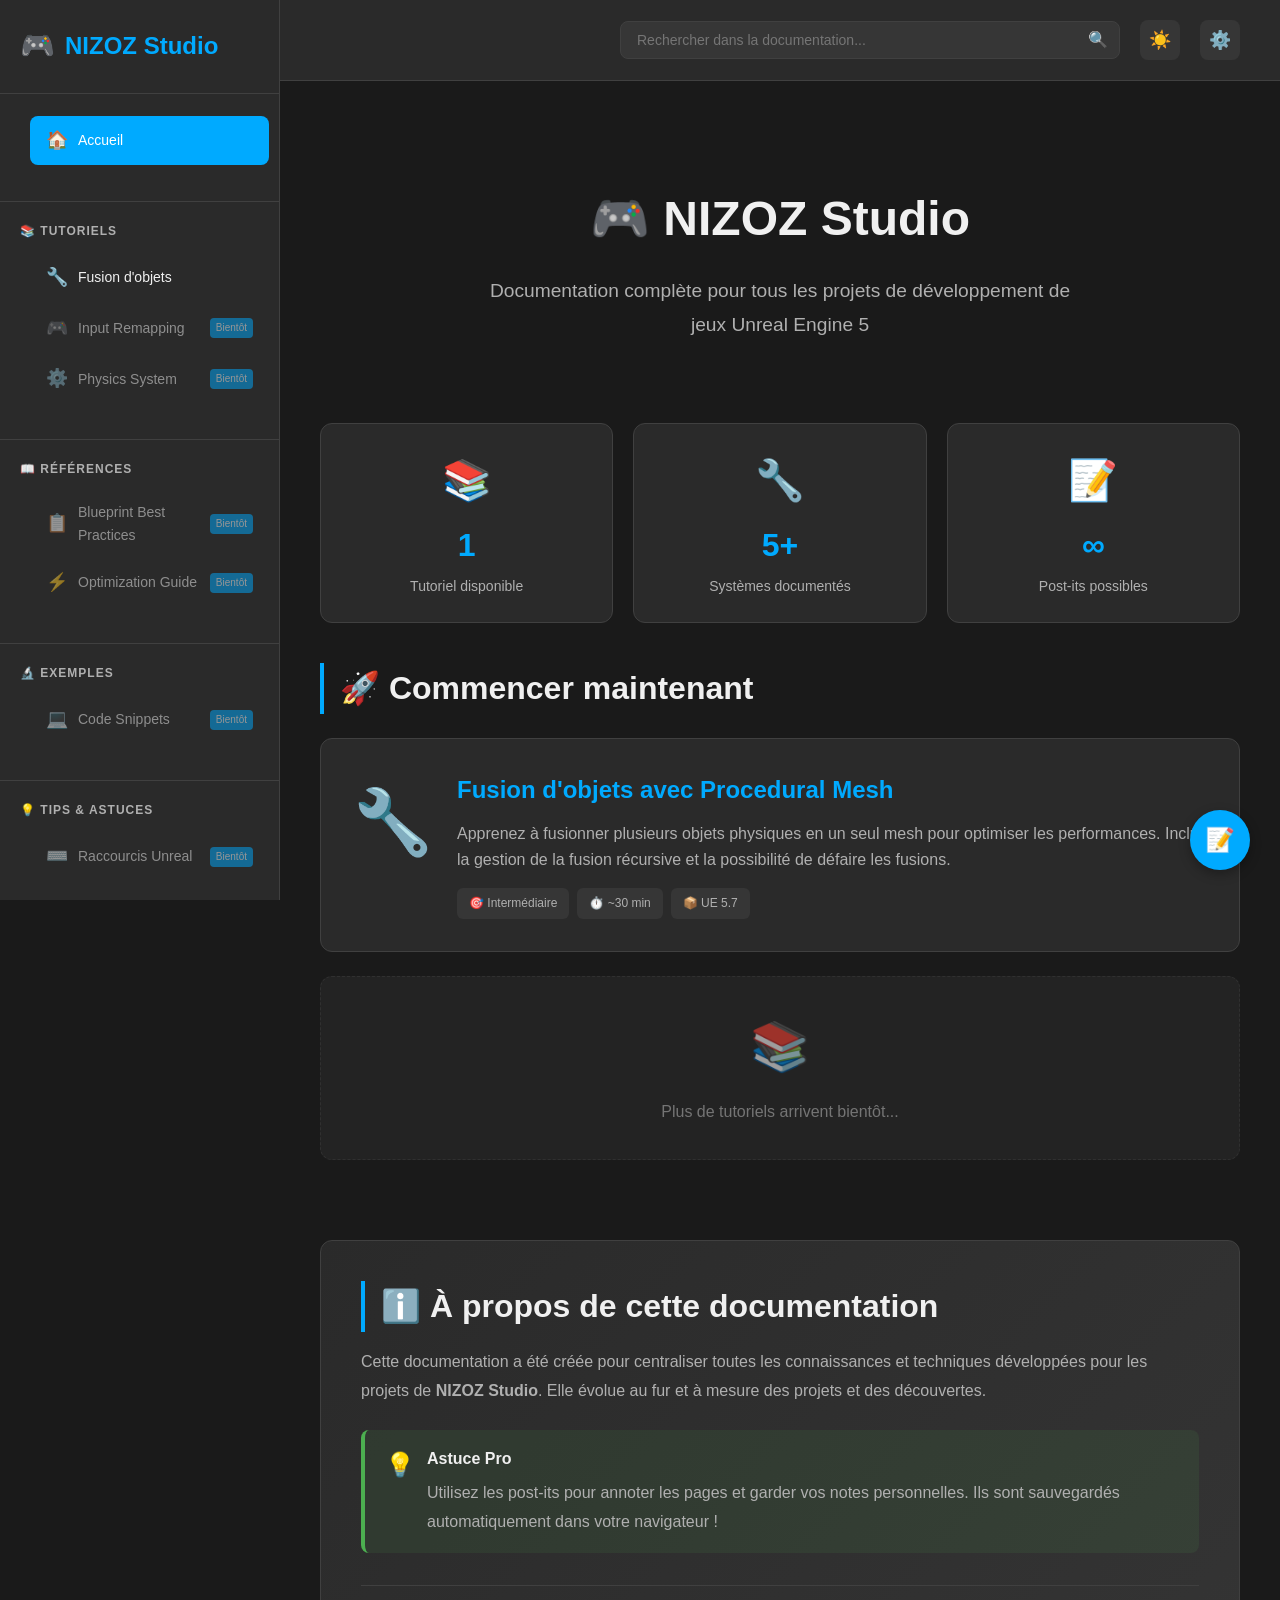
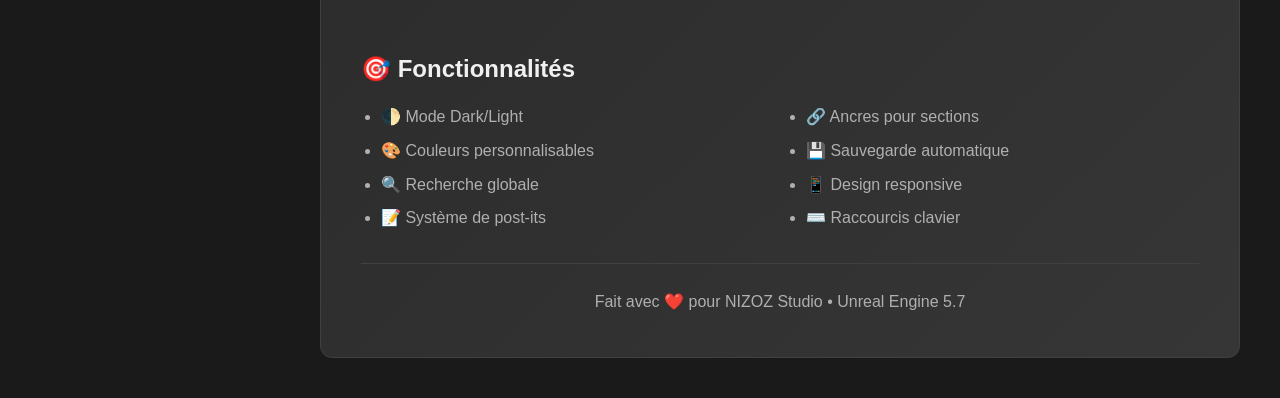
<file: index.html>
<!DOCTYPE html>
<html lang="fr">
<head>
  <meta charset="UTF-8">
  <meta name="viewport" content="width=device-width, initial-scale=1.0">
  <title>NIZOZ Studio - Documentation</title>
  <link rel="stylesheet" href="style.css">
</head>
<body>
  
  <div class="app-container">
    
    <!-- ====== SIDEBAR ====== -->
    <aside class="sidebar">
      <!-- Header -->
      <div class="sidebar-header">
        <a href="index.html" class="logo">
          <span class="logo-icon">🎮</span>
          <span>NIZOZ Studio</span>
        </a>
      </div>
      
      <!-- Navigation -->
      <nav>
        <!-- Accueil -->
        <div class="nav-section">
          <ul class="nav-list">
            <li class="nav-item">
              <a href="index.html" class="nav-link active">
                <span class="nav-icon">🏠</span>
                <span>Accueil</span>
              </a>
            </li>
          </ul>
        </div>
        
        <!-- Tutoriels -->
        <div class="nav-section">
          <div class="nav-title">📚 Tutoriels</div>
          <ul class="nav-list">
            <li class="nav-item">
              <a href="tutorials/fusion-procedural.html" class="nav-link">
                <span class="nav-icon">🔧</span>
                <span>Fusion d'objets</span>
              </a>
            </li>
            <li class="nav-item">
              <a href="#" class="nav-link" style="opacity: 0.5; pointer-events: none;">
                <span class="nav-icon">🎮</span>
                <span>Input Remapping</span>
                <span style="font-size: 10px; margin-left: auto; background: var(--primary-color); color: white; padding: 2px 6px; border-radius: 4px;">Bientôt</span>
              </a>
            </li>
            <li class="nav-item">
              <a href="#" class="nav-link" style="opacity: 0.5; pointer-events: none;">
                <span class="nav-icon">⚙️</span>
                <span>Physics System</span>
                <span style="font-size: 10px; margin-left: auto; background: var(--primary-color); color: white; padding: 2px 6px; border-radius: 4px;">Bientôt</span>
              </a>
            </li>
          </ul>
        </div>
        
        <!-- Références -->
        <div class="nav-section">
          <div class="nav-title">📖 Références</div>
          <ul class="nav-list">
            <li class="nav-item">
              <a href="#" class="nav-link" style="opacity: 0.5; pointer-events: none;">
                <span class="nav-icon">📋</span>
                <span>Blueprint Best Practices</span>
                <span style="font-size: 10px; margin-left: auto; background: var(--primary-color); color: white; padding: 2px 6px; border-radius: 4px;">Bientôt</span>
              </a>
            </li>
            <li class="nav-item">
              <a href="#" class="nav-link" style="opacity: 0.5; pointer-events: none;">
                <span class="nav-icon">⚡</span>
                <span>Optimization Guide</span>
                <span style="font-size: 10px; margin-left: auto; background: var(--primary-color); color: white; padding: 2px 6px; border-radius: 4px;">Bientôt</span>
              </a>
            </li>
          </ul>
        </div>
        
        <!-- Exemples -->
        <div class="nav-section">
          <div class="nav-title">🔬 Exemples</div>
          <ul class="nav-list">
            <li class="nav-item">
              <a href="#" class="nav-link" style="opacity: 0.5; pointer-events: none;">
                <span class="nav-icon">💻</span>
                <span>Code Snippets</span>
                <span style="font-size: 10px; margin-left: auto; background: var(--primary-color); color: white; padding: 2px 6px; border-radius: 4px;">Bientôt</span>
              </a>
            </li>
          </ul>
        </div>
        
        <!-- Tips & Astuces -->
        <div class="nav-section">
          <div class="nav-title">💡 Tips & Astuces</div>
          <ul class="nav-list">
            <li class="nav-item">
              <a href="#" class="nav-link" style="opacity: 0.5; pointer-events: none;">
                <span class="nav-icon">⌨️</span>
                <span>Raccourcis Unreal</span>
                <span style="font-size: 10px; margin-left: auto; background: var(--primary-color); color: white; padding: 2px 6px; border-radius: 4px;">Bientôt</span>
              </a>
            </li>
          </ul>
        </div>
        
        <!-- Post-its -->
        <div class="nav-section">
          <ul class="nav-list">
            <li class="nav-item">
              <a href="#" class="nav-link" style="opacity: 0.5; pointer-events: none;">
                <span class="nav-icon">📌</span>
                <span>Mes Post-its</span>
                <span style="font-size: 10px; margin-left: auto; background: var(--primary-color); color: white; padding: 2px 6px; border-radius: 4px;">Bientôt</span>
              </a>
            </li>
          </ul>
        </div>
        
      </nav>
    </aside>
    
    <!-- ====== CONTENU PRINCIPAL ====== -->
    <main class="main-content">
      
      <!-- Header -->
      <header class="content-header">
        <div class="header-controls">
          <!-- Barre de recherche -->
          <div class="search-container">
            <input 
              type="text" 
              class="search-input" 
              placeholder="Rechercher dans la documentation..."
              aria-label="Recherche"
            >
            <span class="search-icon">🔍</span>
          </div>
          
          <!-- Boutons -->
          <button class="btn-icon" data-action="toggle-theme" title="Changer le thème">
            🌙
          </button>
          
          <button class="btn-icon" data-action="settings" title="Paramètres (Ctrl+,)">
            ⚙️
          </button>
        </div>
      </header>
      
      <!-- Corps -->
      <div class="content-body">
        
        <!-- Hero Section -->
        <div style="text-align: center; padding: 60px 0 40px 0;">
          <h1 style="font-size: 3rem; margin-bottom: 16px; border: none; padding: 0;">
            🎮 NIZOZ Studio
          </h1>
          <p style="font-size: 1.2rem; color: var(--text-secondary); max-width: 600px; margin: 0 auto;">
            Documentation complète pour tous les projets de développement de jeux Unreal Engine 5
          </p>
        </div>
        
        <!-- Quick Stats -->
        <div style="display: grid; grid-template-columns: repeat(auto-fit, minmax(200px, 1fr)); gap: 20px; margin: 40px 0;">
          
          <div style="background: var(--bg-secondary); padding: 24px; border-radius: 12px; border: 1px solid var(--border-color); text-align: center;">
            <div style="font-size: 2.5rem; margin-bottom: 8px;">📚</div>
            <div style="font-size: 2rem; font-weight: 700; color: var(--primary-color); margin-bottom: 4px;">1</div>
            <div style="font-size: 14px; color: var(--text-secondary);">Tutoriel disponible</div>
          </div>
          
          <div style="background: var(--bg-secondary); padding: 24px; border-radius: 12px; border: 1px solid var(--border-color); text-align: center;">
            <div style="font-size: 2.5rem; margin-bottom: 8px;">🔧</div>
            <div style="font-size: 2rem; font-weight: 700; color: var(--primary-color); margin-bottom: 4px;">5+</div>
            <div style="font-size: 14px; color: var(--text-secondary);">Systèmes documentés</div>
          </div>
          
          <div style="background: var(--bg-secondary); padding: 24px; border-radius: 12px; border: 1px solid var(--border-color); text-align: center;">
            <div style="font-size: 2.5rem; margin-bottom: 8px;">📝</div>
            <div style="font-size: 2rem; font-weight: 700; color: var(--primary-color); margin-bottom: 4px;">∞</div>
            <div style="font-size: 14px; color: var(--text-secondary);">Post-its possibles</div>
          </div>
          
        </div>
        
        <!-- Tutoriels disponibles -->
        <h2>🚀 Commencer maintenant</h2>
        
        <div style="display: grid; gap: 24px; margin-top: 24px;">
          
          <!-- Tutoriel 1 -->
          <a href="tutorials/fusion-procedural.html" style="
            display: block;
            background: var(--bg-secondary);
            padding: 32px;
            border-radius: 12px;
            border: 1px solid var(--border-color);
            text-decoration: none;
            transition: all 0.3s ease;
          " onmouseover="this.style.borderColor='var(--primary-color)'; this.style.transform='translateY(-4px)'; this.style.boxShadow='0 8px 24px var(--shadow-color)'" 
             onmouseout="this.style.borderColor='var(--border-color)'; this.style.transform='translateY(0)'; this.style.boxShadow='none'">
            
            <div style="display: flex; gap: 24px; align-items: start;">
              <div style="font-size: 4rem; flex-shrink: 0;">🔧</div>
              <div style="flex: 1;">
                <h3 style="margin: 0 0 12px 0; color: var(--primary-color); font-size: 1.5rem;">
                  Fusion d'objets avec Procedural Mesh
                </h3>
                <p style="margin: 0 0 16px 0; color: var(--text-secondary); line-height: 1.6;">
                  Apprenez à fusionner plusieurs objets physiques en un seul mesh pour optimiser les performances. Inclut la gestion de la fusion récursive et la possibilité de défaire les fusions.
                </p>
                <div style="display: flex; gap: 8px; flex-wrap: wrap;">
                  <span style="background: var(--bg-tertiary); padding: 6px 12px; border-radius: 6px; font-size: 12px; color: var(--text-secondary);">
                    🎯 Intermédiaire
                  </span>
                  <span style="background: var(--bg-tertiary); padding: 6px 12px; border-radius: 6px; font-size: 12px; color: var(--text-secondary);">
                    ⏱️ ~30 min
                  </span>
                  <span style="background: var(--bg-tertiary); padding: 6px 12px; border-radius: 6px; font-size: 12px; color: var(--text-secondary);">
                    📦 UE 5.7
                  </span>
                </div>
              </div>
            </div>
            
          </a>
          
          <!-- Placeholder pour futurs tutoriels -->
          <div style="
            background: var(--bg-secondary);
            padding: 32px;
            border-radius: 12px;
            border: 1px dashed var(--border-color);
            text-align: center;
            opacity: 0.6;
          ">
            <div style="font-size: 3rem; margin-bottom: 12px;">📚</div>
            <p style="color: var(--text-secondary); margin: 0;">
              Plus de tutoriels arrivent bientôt...
            </p>
          </div>
          
        </div>
        
        <!-- Section À propos -->
        <div style="margin-top: 80px; padding: 40px; background: linear-gradient(135deg, var(--bg-secondary) 0%, var(--bg-tertiary) 100%); border-radius: 12px; border: 1px solid var(--border-color);">
          <h2 style="margin-top: 0;">ℹ️ À propos de cette documentation</h2>
          <p>
            Cette documentation a été créée pour centraliser toutes les connaissances et techniques développées pour les projets de <strong>NIZOZ Studio</strong>. Elle évolue au fur et à mesure des projets et des découvertes.
          </p>
          
          <div class="info-box tip" style="margin-top: 24px;">
            <div class="info-box-icon">💡</div>
            <div class="info-box-content">
              <h4>Astuce Pro</h4>
              <p>Utilisez les post-its pour annoter les pages et garder vos notes personnelles. Ils sont sauvegardés automatiquement dans votre navigateur !</p>
            </div>
          </div>
          
          <div style="margin-top: 32px; padding-top: 32px; border-top: 1px solid var(--border-color);">
            <h3>🎯 Fonctionnalités</h3>
            <ul style="column-count: 2; column-gap: 32px;">
              <li>🌓 Mode Dark/Light</li>
              <li>🎨 Couleurs personnalisables</li>
              <li>🔍 Recherche globale</li>
              <li>📝 Système de post-its</li>
              <li>🔗 Ancres pour sections</li>
              <li>💾 Sauvegarde automatique</li>
              <li>📱 Design responsive</li>
              <li>⌨️ Raccourcis clavier</li>
            </ul>
          </div>
          
          <div style="margin-top: 24px; text-align: center; padding-top: 24px; border-top: 1px solid var(--border-color);">
            <p style="color: var(--text-secondary); margin: 0;">
              Fait avec ❤️ pour NIZOZ Studio • Unreal Engine 5.7
            </p>
          </div>
        </div>
        
      </div>
      
    </main>
    
  </div>
  
  <!-- Scripts GitHub API (pour post-its collaboratifs) -->
  <script src="github-config.js"></script>
  
  <!-- Scripts -->
  <script src="settings.js"></script>
  <script src="search.js"></script>
  <script src="postit-system.js"></script>
  
</body>
</html>
</file>
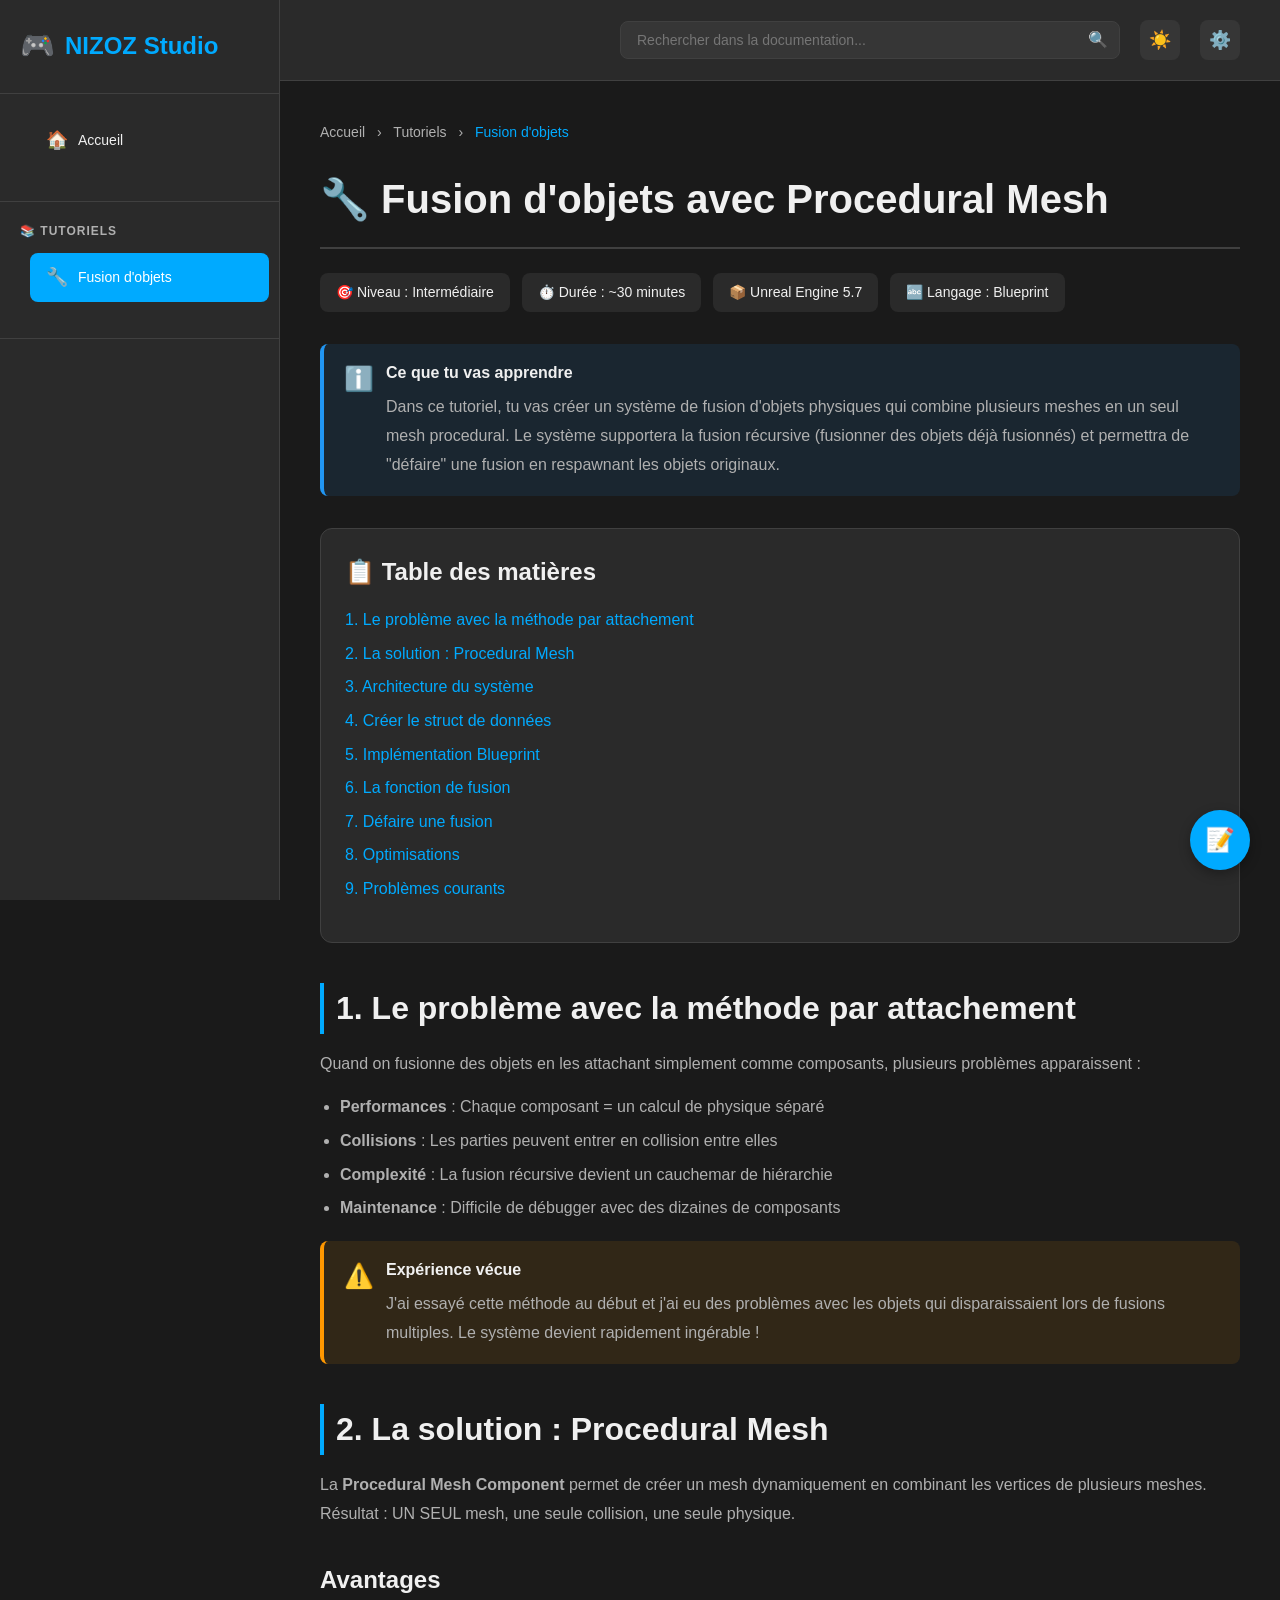
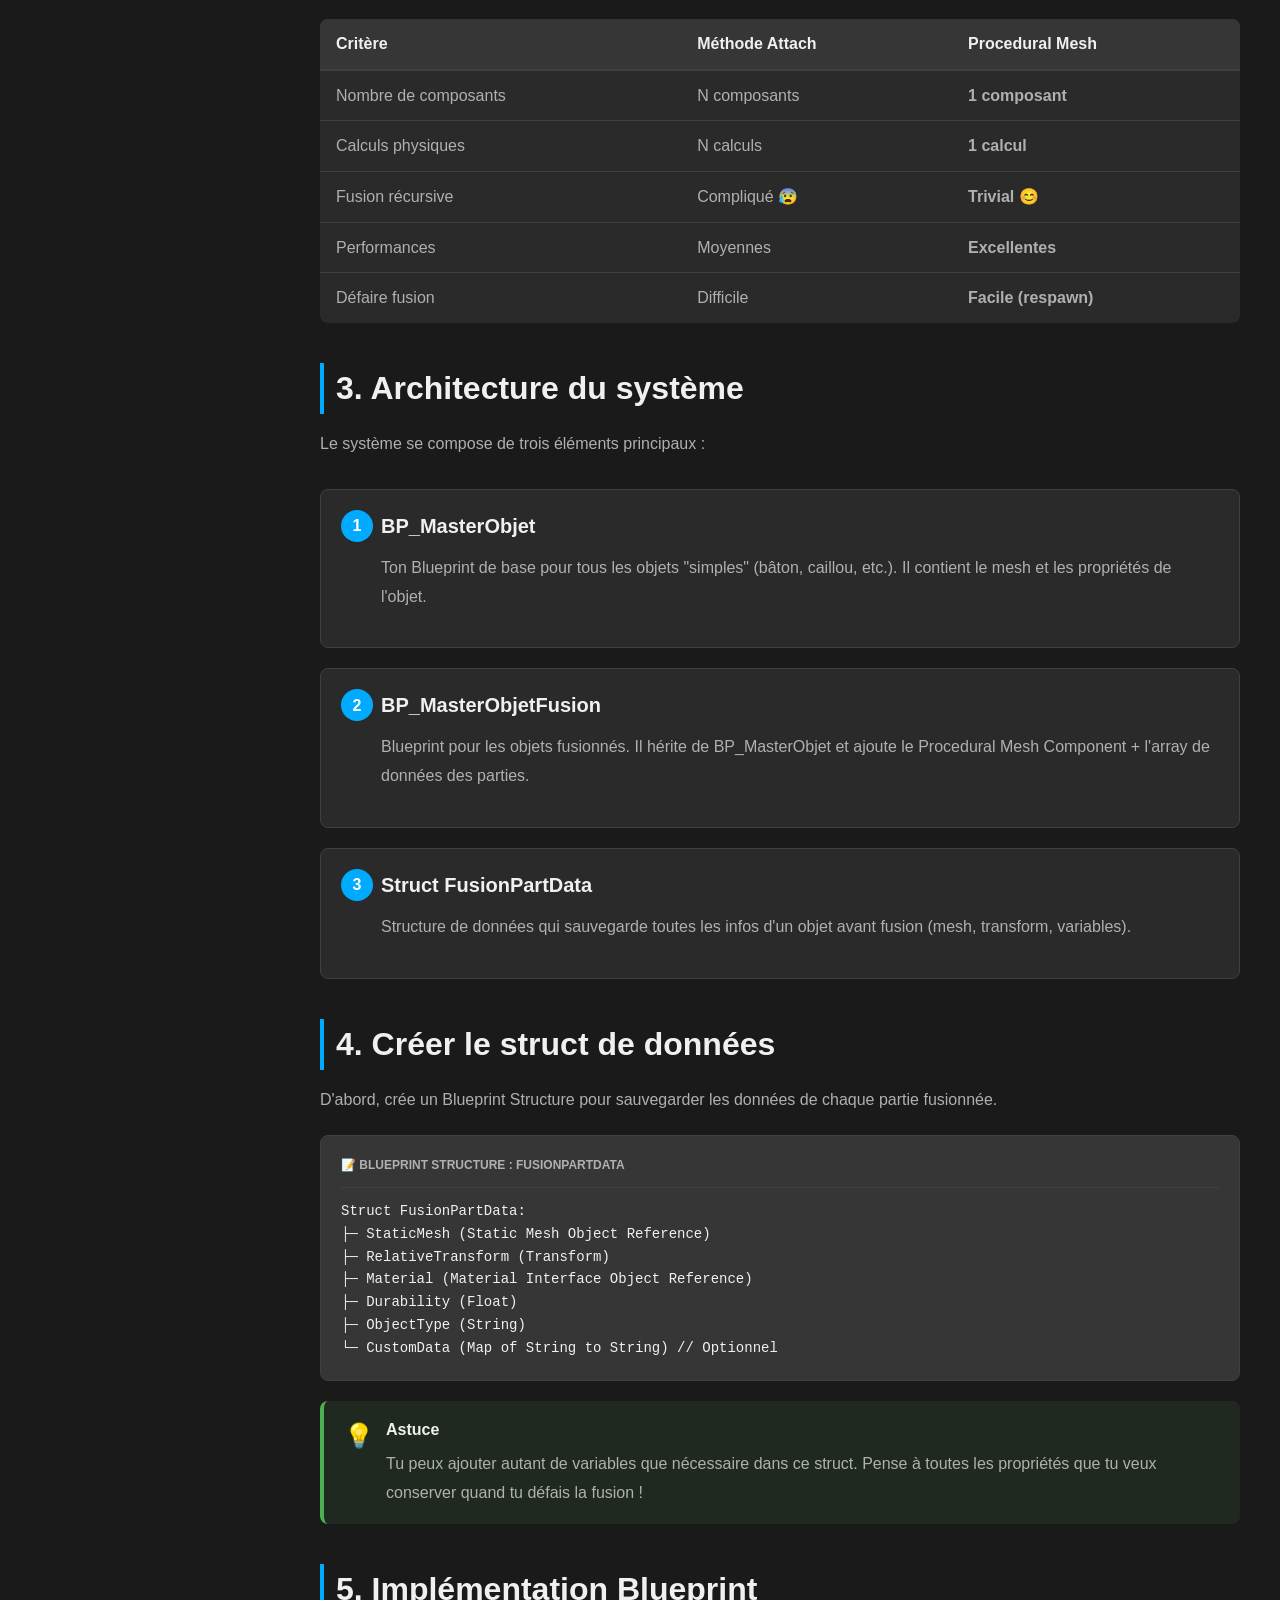
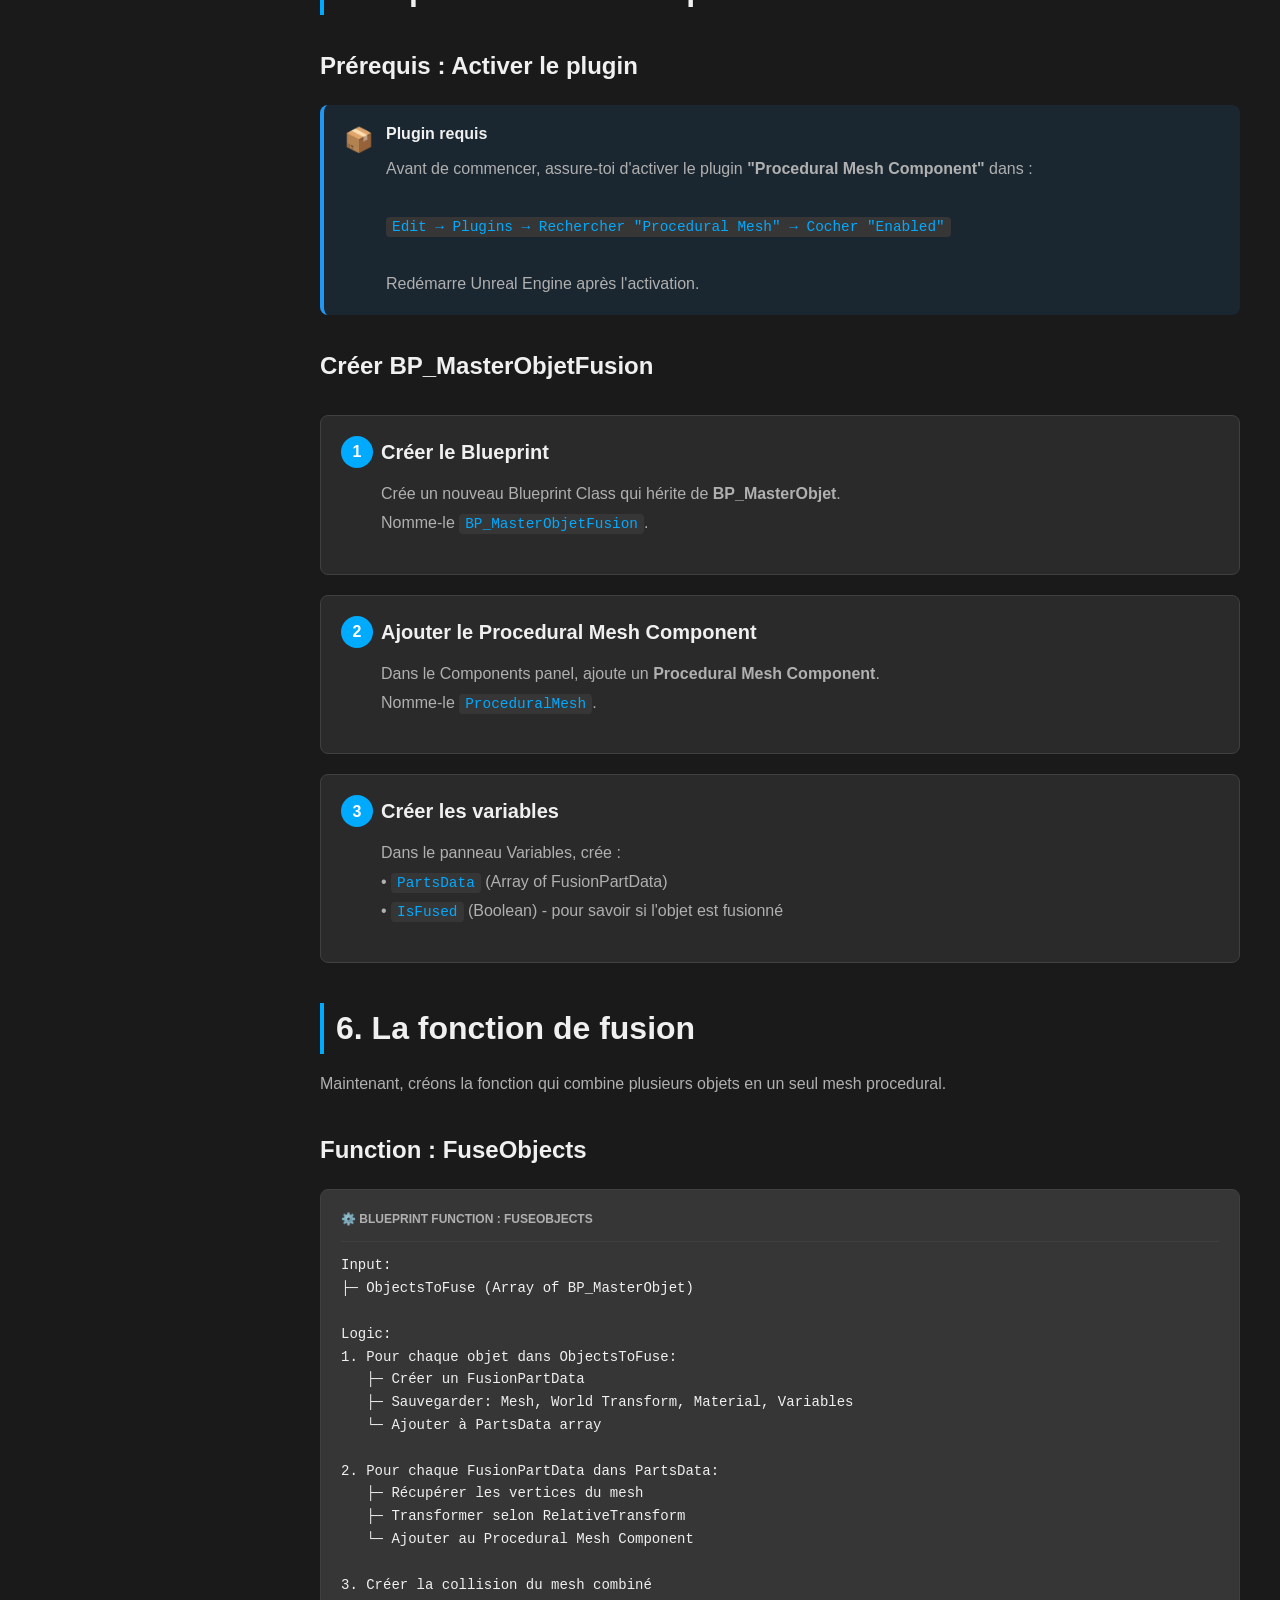
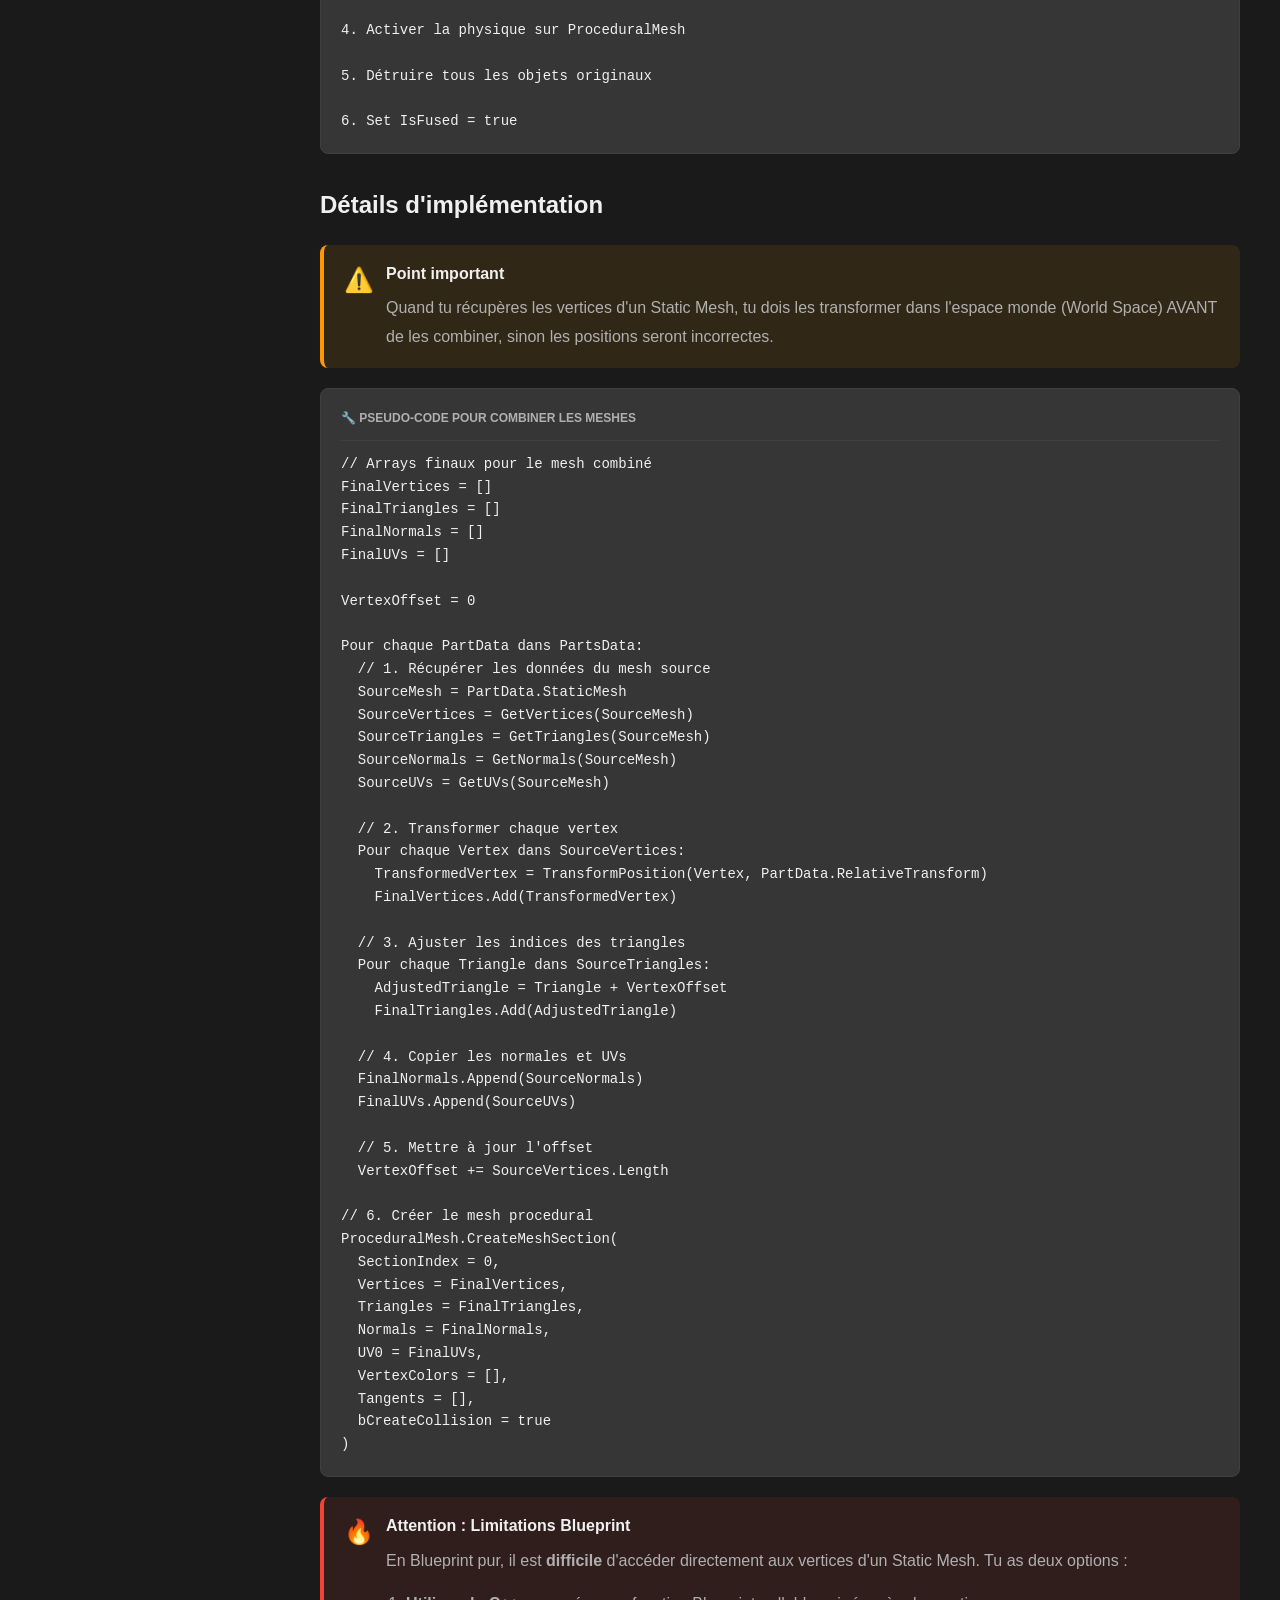
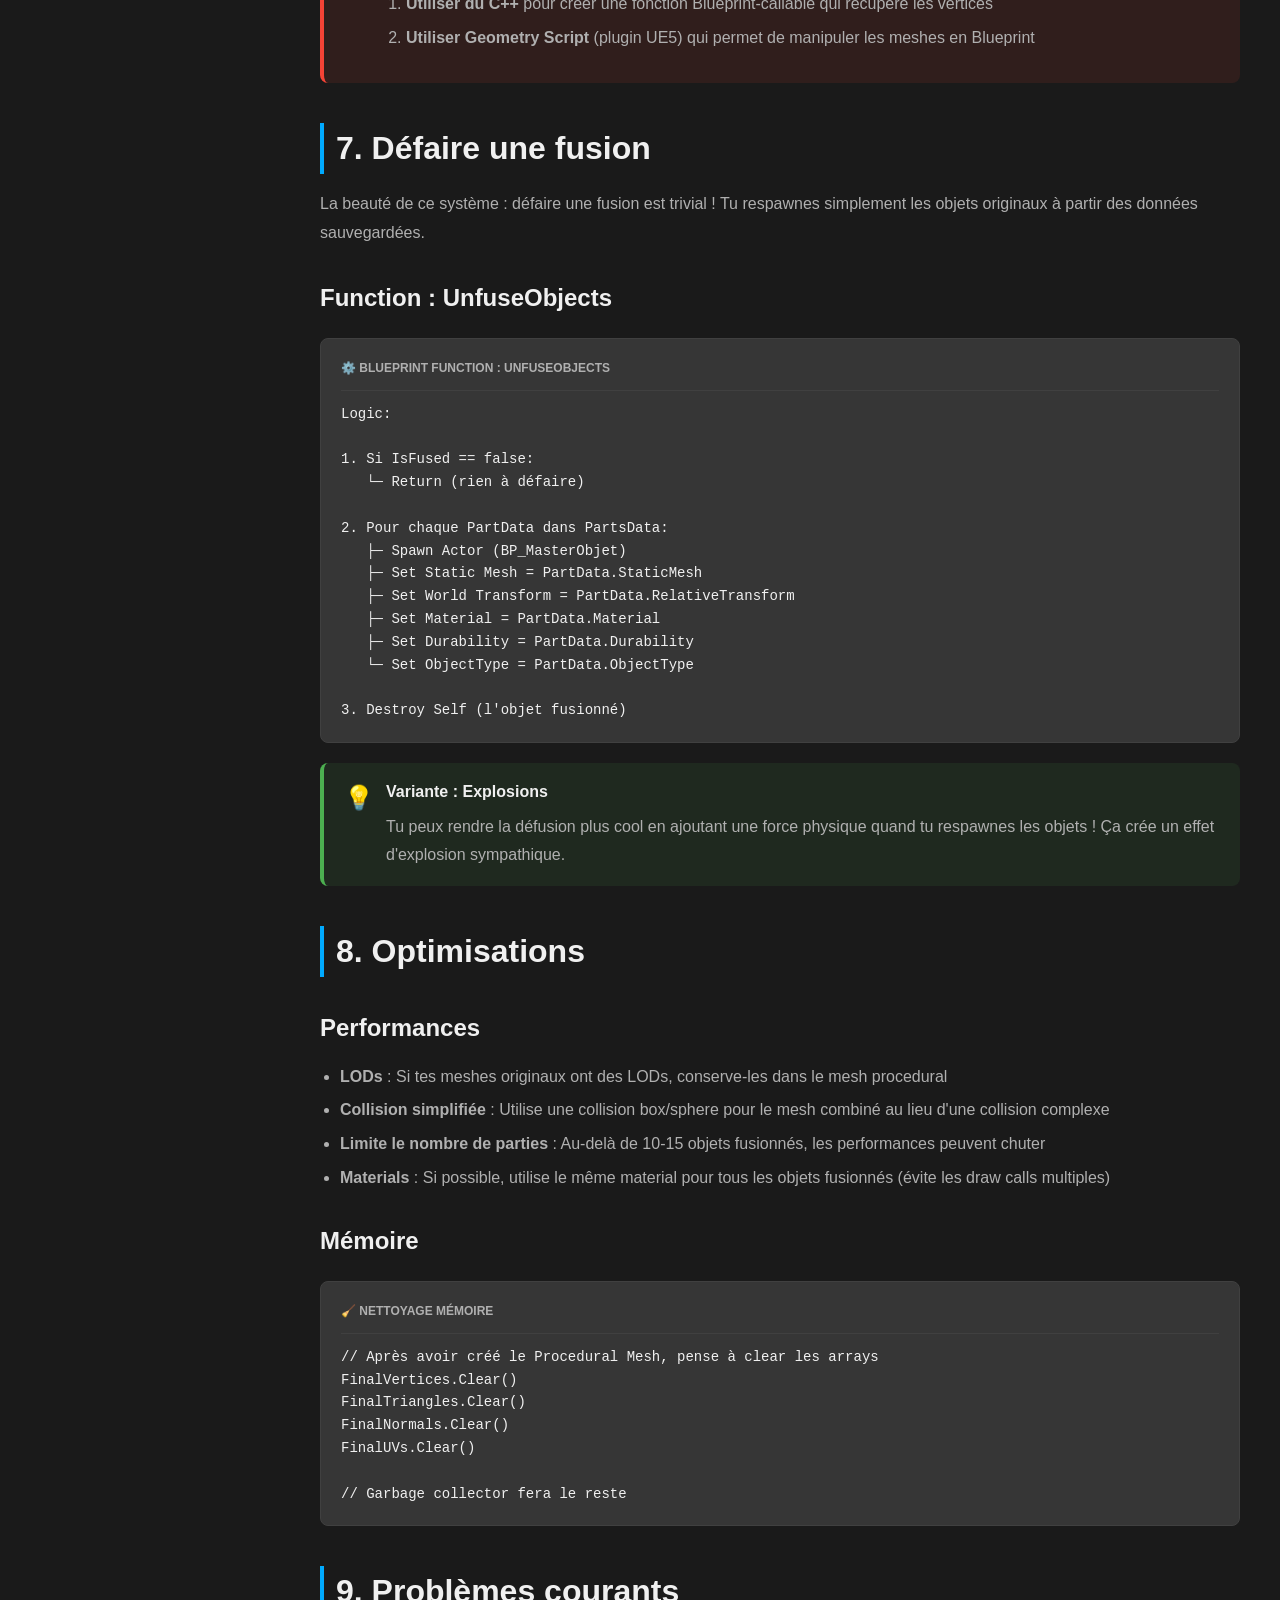
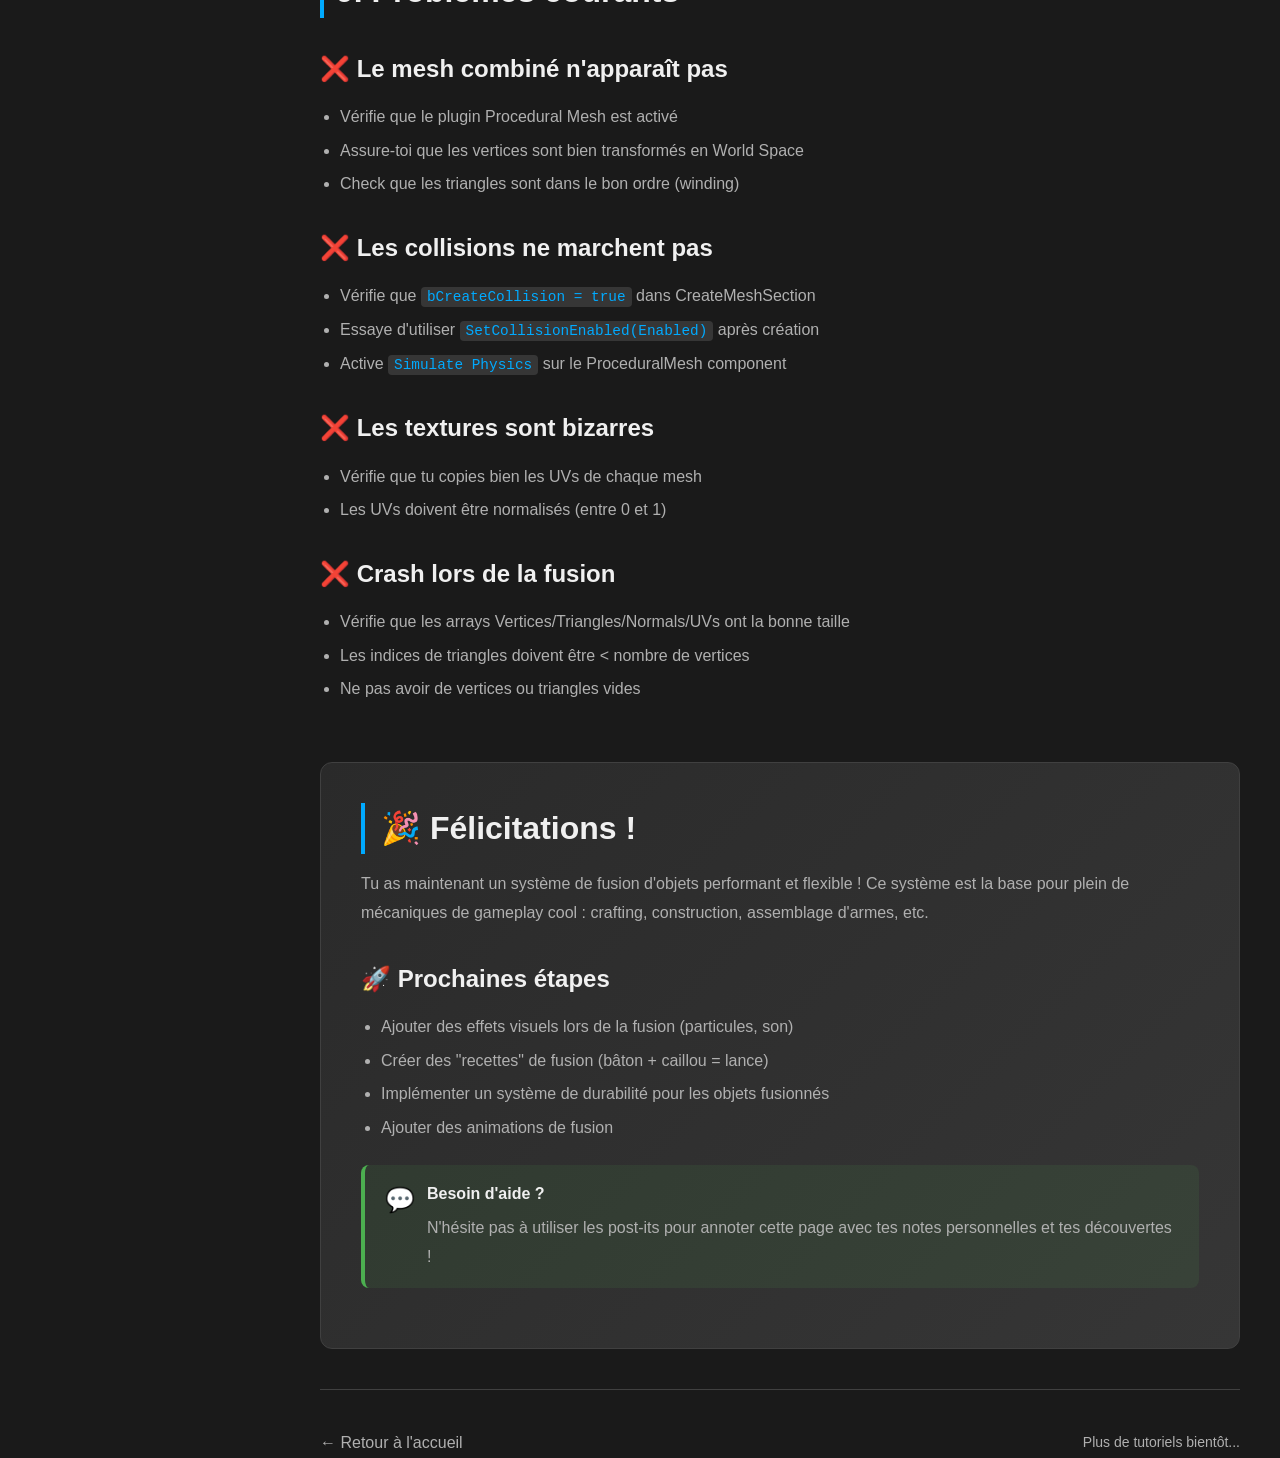
<file: tutorials/fusion-procedural.html>
<!DOCTYPE html>
<html lang="fr">
<head>
  <meta charset="UTF-8">
  <meta name="viewport" content="width=device-width, initial-scale=1.0">
  <title>Fusion d'objets - Procedural Mesh | NIZOZ Studio</title>
  <link rel="stylesheet" href="../style.css">
</head>
<body>
  
  <div class="app-container">
    
    <!-- ====== SIDEBAR ====== -->
    <aside class="sidebar">
      <!-- Header -->
      <div class="sidebar-header">
        <a href="../index.html" class="logo">
          <span class="logo-icon">🎮</span>
          <span>NIZOZ Studio</span>
        </a>
      </div>
      
      <!-- Navigation (identique à index.html) -->
      <nav>
        <div class="nav-section">
          <ul class="nav-list">
            <li class="nav-item">
              <a href="../index.html" class="nav-link">
                <span class="nav-icon">🏠</span>
                <span>Accueil</span>
              </a>
            </li>
          </ul>
        </div>
        
        <div class="nav-section">
          <div class="nav-title">📚 Tutoriels</div>
          <ul class="nav-list">
            <li class="nav-item">
              <a href="fusion-procedural.html" class="nav-link active">
                <span class="nav-icon">🔧</span>
                <span>Fusion d'objets</span>
              </a>
            </li>
          </ul>
        </div>
      </nav>
    </aside>
    
    <!-- ====== CONTENU PRINCIPAL ====== -->
    <main class="main-content">
      
      <!-- Header -->
      <header class="content-header">
        <div class="header-controls">
          <div class="search-container">
            <input type="text" class="search-input" placeholder="Rechercher dans la documentation...">
            <span class="search-icon">🔍</span>
          </div>
          <button class="btn-icon" data-action="toggle-theme" title="Changer le thème">🌙</button>
          <button class="btn-icon" data-action="settings" title="Paramètres">⚙️</button>
        </div>
      </header>
      
      <!-- Corps -->
      <div class="content-body">
        
        <!-- Breadcrumb -->
        <div style="color: var(--text-secondary); margin-bottom: 24px; font-size: 14px;">
          <a href="../index.html" style="color: var(--text-secondary);">Accueil</a>
          <span style="margin: 0 8px;">›</span>
          <a href="../index.html#tutoriels" style="color: var(--text-secondary);">Tutoriels</a>
          <span style="margin: 0 8px;">›</span>
          <span style="color: var(--primary-color);">Fusion d'objets</span>
        </div>
        
        <!-- Titre -->
        <h1 id="titre">🔧 Fusion d'objets avec Procedural Mesh</h1>
        
        <!-- Meta info -->
        <div style="display: flex; gap: 12px; margin-bottom: 32px; flex-wrap: wrap;">
          <span style="background: var(--bg-secondary); padding: 8px 16px; border-radius: 8px; font-size: 14px;">
            🎯 Niveau : Intermédiaire
          </span>
          <span style="background: var(--bg-secondary); padding: 8px 16px; border-radius: 8px; font-size: 14px;">
            ⏱️ Durée : ~30 minutes
          </span>
          <span style="background: var(--bg-secondary); padding: 8px 16px; border-radius: 8px; font-size: 14px;">
            📦 Unreal Engine 5.7
          </span>
          <span style="background: var(--bg-secondary); padding: 8px 16px; border-radius: 8px; font-size: 14px;">
            🔤 Langage : Blueprint
          </span>
        </div>
        
        <!-- Introduction -->
        <div class="info-box note">
          <div class="info-box-icon">ℹ️</div>
          <div class="info-box-content">
            <h4>Ce que tu vas apprendre</h4>
            <p>
              Dans ce tutoriel, tu vas créer un système de fusion d'objets physiques qui combine plusieurs meshes en un seul mesh procedural. Le système supportera la fusion récursive (fusionner des objets déjà fusionnés) et permettra de "défaire" une fusion en respawnant les objets originaux.
            </p>
          </div>
        </div>
        
        <!-- Table des matières -->
        <div style="background: var(--bg-secondary); padding: 24px; border-radius: 12px; margin: 32px 0; border: 1px solid var(--border-color);">
          <h3 style="margin-top: 0;">📋 Table des matières</h3>
          <ul style="list-style: none; margin-left: 0;">
            <li style="margin-bottom: 8px;"><a href="#probleme">1. Le problème avec la méthode par attachement</a></li>
            <li style="margin-bottom: 8px;"><a href="#solution">2. La solution : Procedural Mesh</a></li>
            <li style="margin-bottom: 8px;"><a href="#architecture">3. Architecture du système</a></li>
            <li style="margin-bottom: 8px;"><a href="#struct">4. Créer le struct de données</a></li>
            <li style="margin-bottom: 8px;"><a href="#implementation">5. Implémentation Blueprint</a></li>
            <li style="margin-bottom: 8px;"><a href="#fusion">6. La fonction de fusion</a></li>
            <li style="margin-bottom: 8px;"><a href="#defusion">7. Défaire une fusion</a></li>
            <li style="margin-bottom: 8px;"><a href="#optimisation">8. Optimisations</a></li>
            <li style="margin-bottom: 8px;"><a href="#troubleshooting">9. Problèmes courants</a></li>
          </ul>
        </div>
        
        <!-- Section 1 -->
        <h2 id="probleme"><a href="#probleme" class="anchor">#</a>1. Le problème avec la méthode par attachement</h2>
        
        <p>
          Quand on fusionne des objets en les attachant simplement comme composants, plusieurs problèmes apparaissent :
        </p>
        
        <ul>
          <li><strong>Performances</strong> : Chaque composant = un calcul de physique séparé</li>
          <li><strong>Collisions</strong> : Les parties peuvent entrer en collision entre elles</li>
          <li><strong>Complexité</strong> : La fusion récursive devient un cauchemar de hiérarchie</li>
          <li><strong>Maintenance</strong> : Difficile de débugger avec des dizaines de composants</li>
        </ul>
        
        <div class="info-box warning">
          <div class="info-box-icon">⚠️</div>
          <div class="info-box-content">
            <h4>Expérience vécue</h4>
            <p>
              J'ai essayé cette méthode au début et j'ai eu des problèmes avec les objets qui disparaissaient lors de fusions multiples. Le système devient rapidement ingérable !
            </p>
          </div>
        </div>
        
        <!-- Section 2 -->
        <h2 id="solution"><a href="#solution" class="anchor">#</a>2. La solution : Procedural Mesh</h2>
        
        <p>
          La <strong>Procedural Mesh Component</strong> permet de créer un mesh dynamiquement en combinant les vertices de plusieurs meshes. Résultat : UN SEUL mesh, une seule collision, une seule physique.
        </p>
        
        <h3>Avantages</h3>
        
        <table>
          <thead>
            <tr>
              <th>Critère</th>
              <th>Méthode Attach</th>
              <th>Procedural Mesh</th>
            </tr>
          </thead>
          <tbody>
            <tr>
              <td>Nombre de composants</td>
              <td>N composants</td>
              <td><strong>1 composant</strong></td>
            </tr>
            <tr>
              <td>Calculs physiques</td>
              <td>N calculs</td>
              <td><strong>1 calcul</strong></td>
            </tr>
            <tr>
              <td>Fusion récursive</td>
              <td>Compliqué 😰</td>
              <td><strong>Trivial 😊</strong></td>
            </tr>
            <tr>
              <td>Performances</td>
              <td>Moyennes</td>
              <td><strong>Excellentes</strong></td>
            </tr>
            <tr>
              <td>Défaire fusion</td>
              <td>Difficile</td>
              <td><strong>Facile (respawn)</strong></td>
            </tr>
          </tbody>
        </table>
        
        <!-- Section 3 -->
        <h2 id="architecture"><a href="#architecture" class="anchor">#</a>3. Architecture du système</h2>
        
        <p>Le système se compose de trois éléments principaux :</p>
        
        <div class="steps-container">
          
          <div class="step">
            <h4>BP_MasterObjet</h4>
            <p>
              Ton Blueprint de base pour tous les objets "simples" (bâton, caillou, etc.). Il contient le mesh et les propriétés de l'objet.
            </p>
          </div>
          
          <div class="step">
            <h4>BP_MasterObjetFusion</h4>
            <p>
              Blueprint pour les objets fusionnés. Il hérite de BP_MasterObjet et ajoute le Procedural Mesh Component + l'array de données des parties.
            </p>
          </div>
          
          <div class="step">
            <h4>Struct FusionPartData</h4>
            <p>
              Structure de données qui sauvegarde toutes les infos d'un objet avant fusion (mesh, transform, variables).
            </p>
          </div>
          
        </div>
        
        <!-- Section 4 -->
        <h2 id="struct"><a href="#struct" class="anchor">#</a>4. Créer le struct de données</h2>
        
        <p>
          D'abord, crée un Blueprint Structure pour sauvegarder les données de chaque partie fusionnée.
        </p>
        
        <div class="code-block">
          <div class="code-header">
            <span class="code-title">📝 Blueprint Structure : FusionPartData</span>
          </div>
          <pre><code>Struct FusionPartData:
├─ StaticMesh (Static Mesh Object Reference)
├─ RelativeTransform (Transform)
├─ Material (Material Interface Object Reference)
├─ Durability (Float)
├─ ObjectType (String)
└─ CustomData (Map of String to String) // Optionnel</code></pre>
        </div>
        
        <div class="info-box tip">
          <div class="info-box-icon">💡</div>
          <div class="info-box-content">
            <h4>Astuce</h4>
            <p>
              Tu peux ajouter autant de variables que nécessaire dans ce struct. Pense à toutes les propriétés que tu veux conserver quand tu défais la fusion !
            </p>
          </div>
        </div>
        
        <!-- Section 5 -->
        <h2 id="implementation"><a href="#implementation" class="anchor">#</a>5. Implémentation Blueprint</h2>
        
        <h3>Prérequis : Activer le plugin</h3>
        
        <div class="info-box note">
          <div class="info-box-icon">📦</div>
          <div class="info-box-content">
            <h4>Plugin requis</h4>
            <p>
              Avant de commencer, assure-toi d'activer le plugin <strong>"Procedural Mesh Component"</strong> dans :
              <br><br>
              <code>Edit → Plugins → Rechercher "Procedural Mesh" → Cocher "Enabled"</code>
              <br><br>
              Redémarre Unreal Engine après l'activation.
            </p>
          </div>
        </div>
        
        <h3>Créer BP_MasterObjetFusion</h3>
        
        <div class="steps-container">
          
          <div class="step">
            <h4>Créer le Blueprint</h4>
            <p>
              Crée un nouveau Blueprint Class qui hérite de <strong>BP_MasterObjet</strong>.<br>
              Nomme-le <code>BP_MasterObjetFusion</code>.
            </p>
          </div>
          
          <div class="step">
            <h4>Ajouter le Procedural Mesh Component</h4>
            <p>
              Dans le Components panel, ajoute un <strong>Procedural Mesh Component</strong>.<br>
              Nomme-le <code>ProceduralMesh</code>.
            </p>
          </div>
          
          <div class="step">
            <h4>Créer les variables</h4>
            <p>
              Dans le panneau Variables, crée :<br>
              • <code>PartsData</code> (Array of FusionPartData)<br>
              • <code>IsFused</code> (Boolean) - pour savoir si l'objet est fusionné
            </p>
          </div>
          
        </div>
        
        <!-- Section 6 -->
        <h2 id="fusion"><a href="#fusion" class="anchor">#</a>6. La fonction de fusion</h2>
        
        <p>
          Maintenant, créons la fonction qui combine plusieurs objets en un seul mesh procedural.
        </p>
        
        <h3>Function : FuseObjects</h3>
        
        <div class="code-block">
          <div class="code-header">
            <span class="code-title">⚙️ Blueprint Function : FuseObjects</span>
          </div>
          <pre><code>Input:
├─ ObjectsToFuse (Array of BP_MasterObjet)

Logic:
1. Pour chaque objet dans ObjectsToFuse:
   ├─ Créer un FusionPartData
   ├─ Sauvegarder: Mesh, World Transform, Material, Variables
   └─ Ajouter à PartsData array

2. Pour chaque FusionPartData dans PartsData:
   ├─ Récupérer les vertices du mesh
   ├─ Transformer selon RelativeTransform
   └─ Ajouter au Procedural Mesh Component

3. Créer la collision du mesh combiné

4. Activer la physique sur ProceduralMesh

5. Détruire tous les objets originaux

6. Set IsFused = true</code></pre>
        </div>
        
        <h3>Détails d'implémentation</h3>
        
        <div class="info-box warning">
          <div class="info-box-icon">⚠️</div>
          <div class="info-box-content">
            <h4>Point important</h4>
            <p>
              Quand tu récupères les vertices d'un Static Mesh, tu dois les transformer dans l'espace monde (World Space) AVANT de les combiner, sinon les positions seront incorrectes.
            </p>
          </div>
        </div>
        
        <div class="code-block">
          <div class="code-header">
            <span class="code-title">🔧 Pseudo-code pour combiner les meshes</span>
          </div>
          <pre><code>// Arrays finaux pour le mesh combiné
FinalVertices = []
FinalTriangles = []
FinalNormals = []
FinalUVs = []

VertexOffset = 0

Pour chaque PartData dans PartsData:
  // 1. Récupérer les données du mesh source
  SourceMesh = PartData.StaticMesh
  SourceVertices = GetVertices(SourceMesh)
  SourceTriangles = GetTriangles(SourceMesh)
  SourceNormals = GetNormals(SourceMesh)
  SourceUVs = GetUVs(SourceMesh)
  
  // 2. Transformer chaque vertex
  Pour chaque Vertex dans SourceVertices:
    TransformedVertex = TransformPosition(Vertex, PartData.RelativeTransform)
    FinalVertices.Add(TransformedVertex)
  
  // 3. Ajuster les indices des triangles
  Pour chaque Triangle dans SourceTriangles:
    AdjustedTriangle = Triangle + VertexOffset
    FinalTriangles.Add(AdjustedTriangle)
  
  // 4. Copier les normales et UVs
  FinalNormals.Append(SourceNormals)
  FinalUVs.Append(SourceUVs)
  
  // 5. Mettre à jour l'offset
  VertexOffset += SourceVertices.Length

// 6. Créer le mesh procedural
ProceduralMesh.CreateMeshSection(
  SectionIndex = 0,
  Vertices = FinalVertices,
  Triangles = FinalTriangles,
  Normals = FinalNormals,
  UV0 = FinalUVs,
  VertexColors = [],
  Tangents = [],
  bCreateCollision = true
)</code></pre>
        </div>
        
        <div class="info-box danger">
          <div class="info-box-icon">🔥</div>
          <div class="info-box-content">
            <h4>Attention : Limitations Blueprint</h4>
            <p>
              En Blueprint pur, il est <strong>difficile</strong> d'accéder directement aux vertices d'un Static Mesh. Tu as deux options :
            </p>
            <ol>
              <li><strong>Utiliser du C++</strong> pour créer une fonction Blueprint-callable qui récupère les vertices</li>
              <li><strong>Utiliser Geometry Script</strong> (plugin UE5) qui permet de manipuler les meshes en Blueprint</li>
            </ol>
          </div>
        </div>
        
        <!-- Section 7 -->
        <h2 id="defusion"><a href="#defusion" class="anchor">#</a>7. Défaire une fusion</h2>
        
        <p>
          La beauté de ce système : défaire une fusion est trivial ! Tu respawnes simplement les objets originaux à partir des données sauvegardées.
        </p>
        
        <h3>Function : UnfuseObjects</h3>
        
        <div class="code-block">
          <div class="code-header">
            <span class="code-title">⚙️ Blueprint Function : UnfuseObjects</span>
          </div>
          <pre><code>Logic:

1. Si IsFused == false:
   └─ Return (rien à défaire)

2. Pour chaque PartData dans PartsData:
   ├─ Spawn Actor (BP_MasterObjet)
   ├─ Set Static Mesh = PartData.StaticMesh
   ├─ Set World Transform = PartData.RelativeTransform
   ├─ Set Material = PartData.Material
   ├─ Set Durability = PartData.Durability
   └─ Set ObjectType = PartData.ObjectType

3. Destroy Self (l'objet fusionné)</code></pre>
        </div>
        
        <div class="info-box tip">
          <div class="info-box-icon">💡</div>
          <div class="info-box-content">
            <h4>Variante : Explosions</h4>
            <p>
              Tu peux rendre la défusion plus cool en ajoutant une force physique quand tu respawnes les objets ! Ça crée un effet d'explosion sympathique.
            </p>
          </div>
        </div>
        
        <!-- Section 8 -->
        <h2 id="optimisation"><a href="#optimisation" class="anchor">#</a>8. Optimisations</h2>
        
        <h3>Performances</h3>
        
        <ul>
          <li><strong>LODs</strong> : Si tes meshes originaux ont des LODs, conserve-les dans le mesh procedural</li>
          <li><strong>Collision simplifiée</strong> : Utilise une collision box/sphere pour le mesh combiné au lieu d'une collision complexe</li>
          <li><strong>Limite le nombre de parties</strong> : Au-delà de 10-15 objets fusionnés, les performances peuvent chuter</li>
          <li><strong>Materials</strong> : Si possible, utilise le même material pour tous les objets fusionnés (évite les draw calls multiples)</li>
        </ul>
        
        <h3>Mémoire</h3>
        
        <div class="code-block">
          <div class="code-header">
            <span class="code-title">🧹 Nettoyage mémoire</span>
          </div>
          <pre><code>// Après avoir créé le Procedural Mesh, pense à clear les arrays
FinalVertices.Clear()
FinalTriangles.Clear()
FinalNormals.Clear()
FinalUVs.Clear()

// Garbage collector fera le reste</code></pre>
        </div>
        
        <!-- Section 9 -->
        <h2 id="troubleshooting"><a href="#troubleshooting" class="anchor">#</a>9. Problèmes courants</h2>
        
        <h3>❌ Le mesh combiné n'apparaît pas</h3>
        <ul>
          <li>Vérifie que le plugin Procedural Mesh est activé</li>
          <li>Assure-toi que les vertices sont bien transformés en World Space</li>
          <li>Check que les triangles sont dans le bon ordre (winding)</li>
        </ul>
        
        <h3>❌ Les collisions ne marchent pas</h3>
        <ul>
          <li>Vérifie que <code>bCreateCollision = true</code> dans CreateMeshSection</li>
          <li>Essaye d'utiliser <code>SetCollisionEnabled(Enabled)</code> après création</li>
          <li>Active <code>Simulate Physics</code> sur le ProceduralMesh component</li>
        </ul>
        
        <h3>❌ Les textures sont bizarres</h3>
        <ul>
          <li>Vérifie que tu copies bien les UVs de chaque mesh</li>
          <li>Les UVs doivent être normalisés (entre 0 et 1)</li>
        </ul>
        
        <h3>❌ Crash lors de la fusion</h3>
        <ul>
          <li>Vérifie que les arrays Vertices/Triangles/Normals/UVs ont la bonne taille</li>
          <li>Les indices de triangles doivent être < nombre de vertices</li>
          <li>Ne pas avoir de vertices ou triangles vides</li>
        </ul>
        
        <!-- Conclusion -->
        <div style="margin-top: 60px; padding: 40px; background: linear-gradient(135deg, var(--bg-secondary) 0%, var(--bg-tertiary) 100%); border-radius: 12px; border: 1px solid var(--border-color);">
          <h2 style="margin-top: 0;">🎉 Félicitations !</h2>
          <p>
            Tu as maintenant un système de fusion d'objets performant et flexible ! Ce système est la base pour plein de mécaniques de gameplay cool : crafting, construction, assemblage d'armes, etc.
          </p>
          
          <h3>🚀 Prochaines étapes</h3>
          <ul>
            <li>Ajouter des effets visuels lors de la fusion (particules, son)</li>
            <li>Créer des "recettes" de fusion (bâton + caillou = lance)</li>
            <li>Implémenter un système de durabilité pour les objets fusionnés</li>
            <li>Ajouter des animations de fusion</li>
          </ul>
          
          <div class="info-box tip" style="margin-top: 24px;">
            <div class="info-box-icon">💬</div>
            <div class="info-box-content">
              <h4>Besoin d'aide ?</h4>
              <p>
                N'hésite pas à utiliser les post-its pour annoter cette page avec tes notes personnelles et tes découvertes !
              </p>
            </div>
          </div>
        </div>
        
        <!-- Navigation -->
        <div style="margin-top: 40px; padding-top: 40px; border-top: 1px solid var(--border-color); display: flex; justify-content: space-between; align-items: center;">
          <a href="../index.html" style="color: var(--text-secondary);">← Retour à l'accueil</a>
          <span style="color: var(--text-secondary); font-size: 14px;">Plus de tutoriels bientôt...</span>
        </div>
        
      </div>
      
    </main>
    
  </div>
  
  <!-- Scripts GitHub API (pour post-its collaboratifs) -->
  <script src="../github-config.js"></script>
  
  <!-- Scripts -->
  <script src="../settings.js"></script>
  <script src="../search.js"></script>
  <script src="../postit-system.js"></script>
  
</body>
</html>
</file>
<file: style.css>
/* ============================================
   NIZOZ STUDIO - DOCUMENTATION SYSTEM
   Style principal avec thème Dark/Light
   ============================================ */

/* ====== VARIABLES CSS (Personnalisables) ====== */
:root {
  /* Couleur principale (modifiable via l'interface) */
  --primary-color: #00aaff;
  --primary-hover: #0088cc;
  --primary-light: #33bbff;
  
  /* Mode Light */
  --bg-primary-light: #ffffff;
  --bg-secondary-light: #f5f5f5;
  --bg-tertiary-light: #e8e8e8;
  --text-primary-light: #1a1a1a;
  --text-secondary-light: #4a4a4a;
  --border-light: #d0d0d0;
  --shadow-light: rgba(0, 0, 0, 0.1);
  
  /* Mode Dark */
  --bg-primary-dark: #1a1a1a;
  --bg-secondary-dark: #2a2a2a;
  --bg-tertiary-dark: #363636;
  --text-primary-dark: #f0f0f0;
  --text-secondary-dark: #b0b0b0;
  --border-dark: #404040;
  --shadow-dark: rgba(0, 0, 0, 0.5);
  
  /* Couleurs de status */
  --success: #4caf50;
  --warning: #ff9800;
  --error: #f44336;
  --info: #2196f3;
  
  /* Couleurs post-its */
  --postit-yellow: #fff59d;
  --postit-green: #c8e6c9;
  --postit-pink: #f8bbd0;
  --postit-blue: #bbdefb;
  --postit-orange: #ffe0b2;
}

/* ====== THÈME PAR DÉFAUT (Dark) ====== */
body {
  --bg-primary: var(--bg-primary-dark);
  --bg-secondary: var(--bg-secondary-dark);
  --bg-tertiary: var(--bg-tertiary-dark);
  --text-primary: var(--text-primary-dark);
  --text-secondary: var(--text-secondary-dark);
  --border-color: var(--border-dark);
  --shadow-color: var(--shadow-dark);
}

/* Mode Light */
body.light-mode {
  --bg-primary: var(--bg-primary-light);
  --bg-secondary: var(--bg-secondary-light);
  --bg-tertiary: var(--bg-tertiary-light);
  --text-primary: var(--text-primary-light);
  --text-secondary: var(--text-secondary-light);
  --border-color: var(--border-light);
  --shadow-color: var(--shadow-light);
}

/* ====== RESET & BASE ====== */
* {
  margin: 0;
  padding: 0;
  box-sizing: border-box;
}

body {
  font-family: -apple-system, BlinkMacSystemFont, 'Segoe UI', Roboto, Oxygen, Ubuntu, Cantarell, sans-serif;
  background-color: var(--bg-primary);
  color: var(--text-primary);
  line-height: 1.6;
  transition: background-color 0.3s ease, color 0.3s ease;
}

/* ====== LAYOUT PRINCIPAL ====== */
.app-container {
  display: flex;
  min-height: 100vh;
}

/* ====== SIDEBAR (Menu latéral) ====== */
.sidebar {
  width: 280px;
  background-color: var(--bg-secondary);
  border-right: 1px solid var(--border-color);
  position: fixed;
  height: 100vh;
  overflow-y: auto;
  z-index: 1000;
  transition: all 0.3s ease;
}

.sidebar-header {
  padding: 24px 20px;
  border-bottom: 1px solid var(--border-color);
}

.logo {
  font-size: 24px;
  font-weight: 700;
  color: var(--primary-color);
  text-decoration: none;
  display: flex;
  align-items: center;
  gap: 10px;
}

.logo-icon {
  font-size: 28px;
}

/* Navigation */
.nav-section {
  padding: 20px 0;
  border-bottom: 1px solid var(--border-color);
}

.nav-title {
  padding: 0 20px 10px 20px;
  font-size: 12px;
  font-weight: 600;
  text-transform: uppercase;
  color: var(--text-secondary);
  letter-spacing: 1px;
}

.nav-list {
  list-style: none;
}

.nav-item {
  margin: 2px 10px;
}

.nav-link {
  display: flex;
  align-items: center;
  gap: 12px;
  padding: 10px 16px;
  color: var(--text-primary);
  text-decoration: none;
  border-radius: 8px;
  transition: all 0.2s ease;
  font-size: 14px;
}

.nav-link:hover {
  background-color: var(--bg-tertiary);
  color: var(--primary-color);
}

.nav-link.active {
  background-color: var(--primary-color);
  color: white;
}

.nav-icon {
  font-size: 18px;
  width: 20px;
  text-align: center;
}

/* ====== CONTENU PRINCIPAL ====== */
.main-content {
  margin-left: 280px;
  flex: 1;
  min-height: 100vh;
}

/* Header du contenu */
.content-header {
  background-color: var(--bg-secondary);
  border-bottom: 1px solid var(--border-color);
  padding: 20px 40px;
  position: sticky;
  top: 0;
  z-index: 100;
  backdrop-filter: blur(10px);
}

.header-controls {
  display: flex;
  align-items: center;
  gap: 20px;
  justify-content: flex-end;
}

/* Barre de recherche */
.search-container {
  position: relative;
  flex: 1;
  max-width: 500px;
}

.search-input {
  width: 100%;
  padding: 10px 40px 10px 16px;
  border: 1px solid var(--border-color);
  border-radius: 8px;
  background-color: var(--bg-tertiary);
  color: var(--text-primary);
  font-size: 14px;
  transition: all 0.2s ease;
}

.search-input:focus {
  outline: none;
  border-color: var(--primary-color);
  box-shadow: 0 0 0 3px rgba(0, 170, 255, 0.1);
}

.search-icon {
  position: absolute;
  right: 12px;
  top: 50%;
  transform: translateY(-50%);
  color: var(--text-secondary);
  pointer-events: none;
}

/* Boutons du header */
.btn-icon {
  width: 40px;
  height: 40px;
  border: none;
  border-radius: 8px;
  background-color: var(--bg-tertiary);
  color: var(--text-primary);
  cursor: pointer;
  transition: all 0.2s ease;
  display: flex;
  align-items: center;
  justify-content: center;
  font-size: 18px;
}

.btn-icon:hover {
  background-color: var(--primary-color);
  color: white;
  transform: scale(1.05);
}

.btn-icon.active {
  background-color: var(--primary-color);
  color: white;
}

/* Corps du contenu */
.content-body {
  padding: 40px;
  max-width: 1200px;
}

/* ====== COMPOSANTS DE CONTENU ====== */

/* Titres */
h1, h2, h3, h4, h5, h6 {
  color: var(--text-primary);
  margin-bottom: 16px;
  font-weight: 600;
  position: relative;
}

h1 {
  font-size: 2.5rem;
  margin-bottom: 24px;
  padding-bottom: 16px;
  border-bottom: 2px solid var(--border-color);
}

h2 {
  font-size: 2rem;
  margin-top: 40px;
  padding-left: 16px;
  border-left: 4px solid var(--primary-color);
}

h3 {
  font-size: 1.5rem;
  margin-top: 32px;
}

h4 {
  font-size: 1.25rem;
  margin-top: 24px;
}

/* Ancres pour les liens directs */
.anchor {
  display: inline-block;
  width: 20px;
  margin-left: -24px;
  padding-right: 4px;
  text-decoration: none;
  opacity: 0;
  transition: opacity 0.2s ease;
  color: var(--text-secondary);
}

h1:hover .anchor,
h2:hover .anchor,
h3:hover .anchor,
h4:hover .anchor {
  opacity: 1;
}

/* Paragraphes */
p {
  margin-bottom: 16px;
  color: var(--text-secondary);
  line-height: 1.8;
}

/* Listes */
ul, ol {
  margin-left: 20px;
  margin-bottom: 16px;
  color: var(--text-secondary);
}

li {
  margin-bottom: 8px;
}

/* Liens */
a {
  color: var(--primary-color);
  text-decoration: none;
  transition: color 0.2s ease;
}

a:hover {
  color: var(--primary-hover);
  text-decoration: underline;
}

/* ====== BLOCS DE CODE ====== */
.code-block {
  background-color: var(--bg-tertiary);
  border: 1px solid var(--border-color);
  border-radius: 8px;
  padding: 20px;
  margin: 20px 0;
  overflow-x: auto;
  position: relative;
}

.code-header {
  display: flex;
  justify-content: space-between;
  align-items: center;
  margin-bottom: 12px;
  padding-bottom: 12px;
  border-bottom: 1px solid var(--border-color);
}

.code-title {
  font-size: 12px;
  font-weight: 600;
  text-transform: uppercase;
  color: var(--text-secondary);
}

.btn-copy {
  padding: 6px 12px;
  font-size: 12px;
  background-color: var(--bg-secondary);
  border: 1px solid var(--border-color);
  border-radius: 6px;
  color: var(--text-primary);
  cursor: pointer;
  transition: all 0.2s ease;
}

.btn-copy:hover {
  background-color: var(--primary-color);
  color: white;
  border-color: var(--primary-color);
}

pre {
  margin: 0;
  padding: 0;
  overflow-x: auto;
}

code {
  font-family: 'Consolas', 'Monaco', 'Courier New', monospace;
  font-size: 14px;
  color: var(--text-primary);
  line-height: 1.6;
}

/* Code inline */
:not(pre) > code {
  background-color: var(--bg-tertiary);
  padding: 2px 6px;
  border-radius: 4px;
  font-size: 0.9em;
  color: var(--primary-color);
}

/* ====== BOÎTES D'INFO ====== */
.info-box {
  padding: 16px 20px;
  border-radius: 8px;
  margin: 20px 0;
  border-left: 4px solid;
  display: flex;
  gap: 12px;
}

.info-box-icon {
  font-size: 24px;
  flex-shrink: 0;
}

.info-box-content h4 {
  margin: 0 0 8px 0;
  font-size: 16px;
}

.info-box-content p:last-child {
  margin-bottom: 0;
}

/* Types de boîtes */
.info-box.tip {
  background-color: rgba(76, 175, 80, 0.1);
  border-color: var(--success);
}

.info-box.tip .info-box-icon {
  color: var(--success);
}

.info-box.warning {
  background-color: rgba(255, 152, 0, 0.1);
  border-color: var(--warning);
}

.info-box.warning .info-box-icon {
  color: var(--warning);
}

.info-box.danger {
  background-color: rgba(244, 67, 54, 0.1);
  border-color: var(--error);
}

.info-box.danger .info-box-icon {
  color: var(--error);
}

.info-box.note {
  background-color: rgba(33, 150, 243, 0.1);
  border-color: var(--info);
}

.info-box.note .info-box-icon {
  color: var(--info);
}

/* ====== ÉTAPES (Step-by-step) ====== */
.steps-container {
  counter-reset: step-counter;
  margin: 30px 0;
}

.step {
  counter-increment: step-counter;
  position: relative;
  padding: 20px 20px 20px 60px;
  margin-bottom: 20px;
  background-color: var(--bg-secondary);
  border-radius: 8px;
  border: 1px solid var(--border-color);
}

.step::before {
  content: counter(step-counter);
  position: absolute;
  left: 20px;
  top: 20px;
  width: 32px;
  height: 32px;
  background-color: var(--primary-color);
  color: white;
  border-radius: 50%;
  display: flex;
  align-items: center;
  justify-content: center;
  font-weight: 700;
  font-size: 16px;
}

.step h4 {
  margin: 0 0 12px 0;
}

/* ====== TABLEAUX ====== */
table {
  width: 100%;
  border-collapse: collapse;
  margin: 20px 0;
  background-color: var(--bg-secondary);
  border-radius: 8px;
  overflow: hidden;
}

thead {
  background-color: var(--bg-tertiary);
}

th {
  padding: 12px 16px;
  text-align: left;
  font-weight: 600;
  color: var(--text-primary);
  border-bottom: 2px solid var(--border-color);
}

td {
  padding: 12px 16px;
  border-bottom: 1px solid var(--border-color);
  color: var(--text-secondary);
}

tr:last-child td {
  border-bottom: none;
}

tr:hover {
  background-color: var(--bg-tertiary);
}

/* ====== SYSTÈME DE POST-ITS ====== */
.postit {
  position: absolute;
  width: 200px;
  min-height: 150px;
  padding: 20px 16px 16px 16px;
  background-color: var(--postit-yellow);
  border-radius: 0 0 8px 8px;
  box-shadow: 2px 2px 8px rgba(0, 0, 0, 0.2);
  cursor: move;
  z-index: 1000;
  font-family: 'Indie Flower', cursive, sans-serif;
  transition: box-shadow 0.2s ease;
}

.postit:hover {
  box-shadow: 4px 4px 12px rgba(0, 0, 0, 0.3);
}

.postit.dragging {
  opacity: 0.8;
  cursor: grabbing;
}

/* Barre du haut du post-it */
.postit-header {
  position: absolute;
  top: 0;
  left: 0;
  right: 0;
  height: 24px;
  background-color: rgba(0, 0, 0, 0.1);
  border-radius: 0;
  display: flex;
  align-items: center;
  justify-content: flex-end;
  padding: 0 8px;
  gap: 4px;
}

.postit-btn {
  width: 16px;
  height: 16px;
  border: none;
  border-radius: 50%;
  cursor: pointer;
  font-size: 10px;
  display: flex;
  align-items: center;
  justify-content: center;
  transition: all 0.2s ease;
  background-color: rgba(255, 255, 255, 0.5);
}

.postit-btn:hover {
  transform: scale(1.2);
}

.postit-btn.delete {
  color: #f44336;
}

.postit-btn.delete:hover {
  background-color: #f44336;
  color: white;
}

/* Contenu du post-it */
.postit-content {
  width: 100%;
  min-height: 100px;
  background: transparent;
  border: none;
  outline: none;
  resize: none;
  font-size: 14px;
  line-height: 1.6;
  color: #333;
  font-family: inherit;
}

/* Couleurs de post-its */
.postit.yellow { background-color: var(--postit-yellow); }
.postit.green { background-color: var(--postit-green); }
.postit.pink { background-color: var(--postit-pink); }
.postit.blue { background-color: var(--postit-blue); }
.postit.orange { background-color: var(--postit-orange); }

/* Bouton flottant pour créer un post-it */
.fab-postit {
  position: fixed;
  bottom: 30px;
  right: 30px;
  width: 60px;
  height: 60px;
  border-radius: 50%;
  background-color: var(--primary-color);
  color: white;
  border: none;
  font-size: 24px;
  cursor: pointer;
  box-shadow: 0 4px 12px rgba(0, 0, 0, 0.3);
  transition: all 0.3s ease;
  z-index: 900;
  display: flex;
  align-items: center;
  justify-content: center;
}

.fab-postit:hover {
  transform: scale(1.1) rotate(90deg);
  box-shadow: 0 6px 16px rgba(0, 0, 0, 0.4);
}

/* ====== MODAL (Paramètres) ====== */
.modal {
  display: none;
  position: fixed;
  top: 0;
  left: 0;
  width: 100%;
  height: 100%;
  background-color: rgba(0, 0, 0, 0.6);
  z-index: 2000;
  align-items: center;
  justify-content: center;
}

.modal.active {
  display: flex;
}

.modal-content {
  background-color: var(--bg-secondary);
  border-radius: 12px;
  padding: 30px;
  max-width: 500px;
  width: 90%;
  box-shadow: 0 8px 32px rgba(0, 0, 0, 0.3);
}

.modal-header {
  display: flex;
  justify-content: space-between;
  align-items: center;
  margin-bottom: 24px;
}

.modal-title {
  font-size: 24px;
  font-weight: 600;
}

.modal-close {
  background: none;
  border: none;
  font-size: 24px;
  color: var(--text-secondary);
  cursor: pointer;
  transition: color 0.2s ease;
}

.modal-close:hover {
  color: var(--primary-color);
}

.modal-body {
  margin-bottom: 24px;
}

.setting-group {
  margin-bottom: 24px;
}

.setting-label {
  display: block;
  margin-bottom: 8px;
  font-weight: 600;
  color: var(--text-primary);
}

.toggle-buttons {
  display: flex;
  gap: 8px;
}

.toggle-btn {
  flex: 1;
  padding: 10px;
  border: 1px solid var(--border-color);
  background-color: var(--bg-tertiary);
  color: var(--text-primary);
  border-radius: 8px;
  cursor: pointer;
  transition: all 0.2s ease;
}

.toggle-btn:hover {
  border-color: var(--primary-color);
}

.toggle-btn.active {
  background-color: var(--primary-color);
  color: white;
  border-color: var(--primary-color);
}

/* Sélecteur de couleur */
.color-picker-container {
  display: flex;
  flex-direction: column;
  gap: 12px;
}

.color-presets {
  display: grid;
  grid-template-columns: repeat(5, 1fr);
  gap: 8px;
}

.color-preset {
  width: 100%;
  height: 40px;
  border: 2px solid var(--border-color);
  border-radius: 8px;
  cursor: pointer;
  transition: all 0.2s ease;
}

.color-preset:hover {
  transform: scale(1.1);
  border-color: var(--primary-color);
}

.color-preset.active {
  border: 3px solid var(--text-primary);
  box-shadow: 0 0 0 2px var(--primary-color);
}

.custom-color-input {
  width: 100%;
  height: 50px;
  border: 1px solid var(--border-color);
  border-radius: 8px;
  cursor: pointer;
}

/* ====== RESPONSIVE ====== */
@media (max-width: 768px) {
  .sidebar {
    width: 100%;
    height: auto;
    position: static;
  }
  
  .main-content {
    margin-left: 0;
  }
  
  .content-body {
    padding: 20px;
  }
  
  .search-container {
    max-width: 100%;
  }
}

/* ====== SCROLLBAR CUSTOM ====== */
::-webkit-scrollbar {
  width: 8px;
  height: 8px;
}

::-webkit-scrollbar-track {
  background: var(--bg-secondary);
}

::-webkit-scrollbar-thumb {
  background: var(--border-color);
  border-radius: 4px;
}

::-webkit-scrollbar-thumb:hover {
  background: var(--primary-color);
}

/* ====== ANIMATIONS ====== */
@keyframes fadeIn {
  from {
    opacity: 0;
    transform: translateY(10px);
  }
  to {
    opacity: 1;
    transform: translateY(0);
  }
}

.fade-in {
  animation: fadeIn 0.3s ease;
}

/* ====== UTILITIES ====== */
.text-center { text-align: center; }
.text-right { text-align: right; }
.mt-1 { margin-top: 8px; }
.mt-2 { margin-top: 16px; }
.mt-3 { margin-top: 24px; }
.mb-1 { margin-bottom: 8px; }
.mb-2 { margin-bottom: 16px; }
.mb-3 { margin-bottom: 24px; }

/* ====== PRINT STYLES (pour plus tard) ====== */
@media print {
  .sidebar,
  .content-header,
  .fab-postit,
  .postit {
    display: none !important;
  }
  
  .main-content {
    margin-left: 0;
  }
}
</file>
